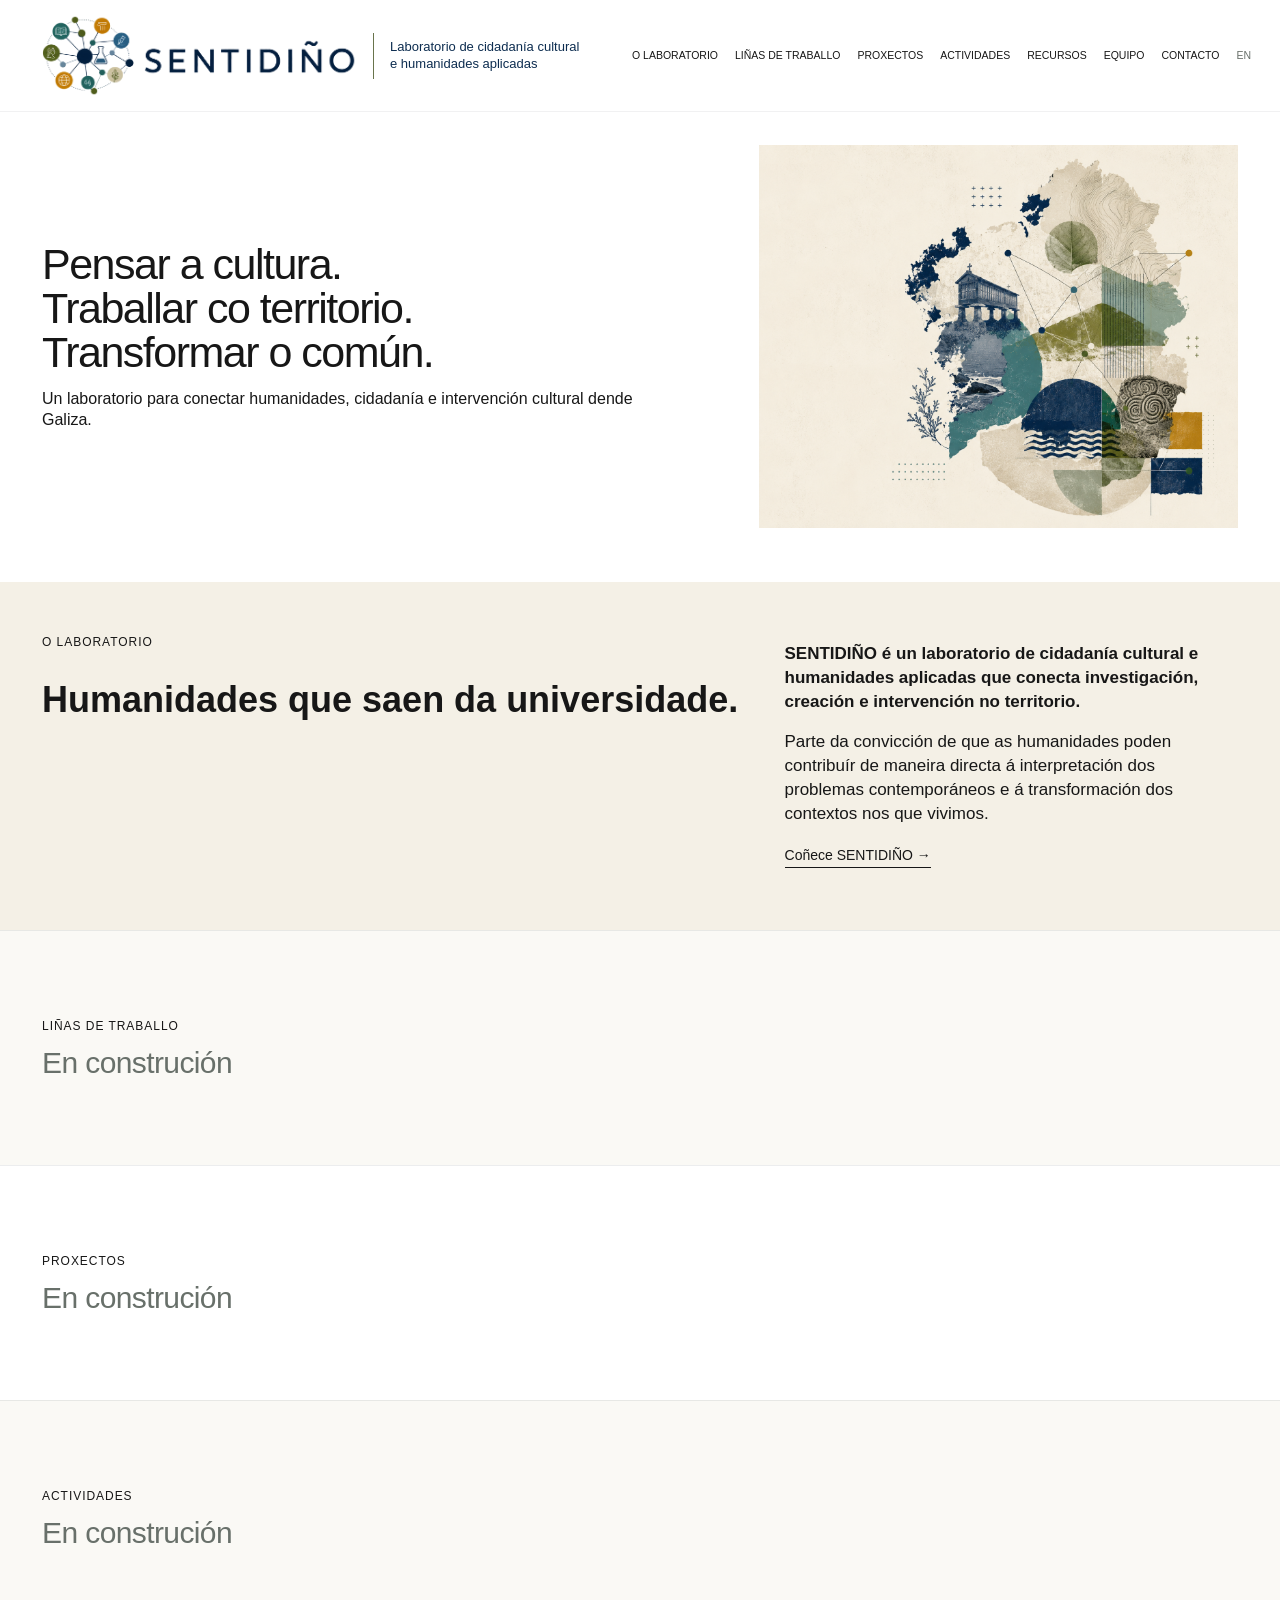
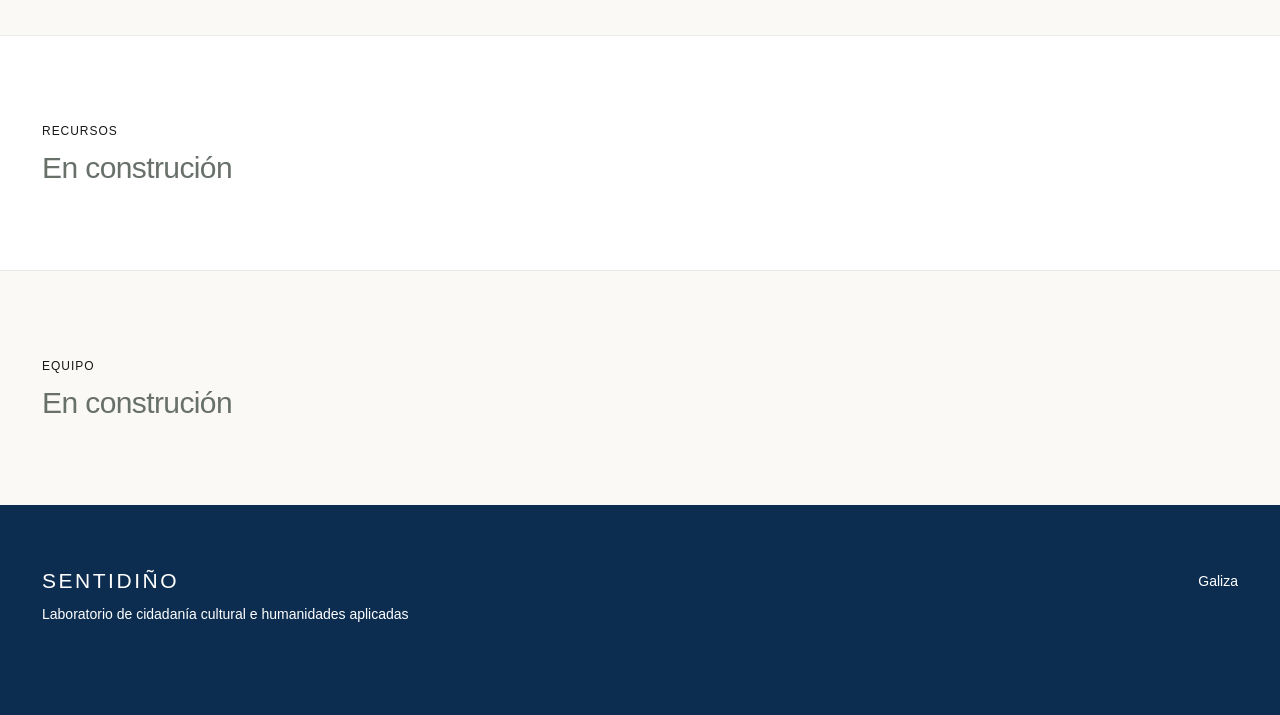
<file: index.html>
<!DOCTYPE html>
<html lang="gl">

<head>
  <meta charset="UTF-8">
  <meta name="viewport" content="width=device-width, initial-scale=1.0">

  <title>SENTIDIÑO | Laboratorio de cidadanía cultural e humanidades aplicadas</title>

  <meta
    name="description"
    content="SENTIDIÑO é un laboratorio de cidadanía cultural e humanidades aplicadas que conecta investigación, creación e intervención no territorio."
  >

  <link
    rel="canonical"
    href="https://sentidinholab.github.io/"
  >

  <link
    rel="alternate"
    hreflang="gl"
    href="https://sentidinholab.github.io/"
  >

  <link
    rel="alternate"
    hreflang="en"
    href="https://sentidinholab.github.io/en/"
  >

  <link
    rel="stylesheet"
    href="styles.css"
  >
</head>


<body>

  <!-- =====================================================
       HEADER
       ===================================================== -->

  <header class="site-header">

    <div class="header-inner">

      <a
        class="brand"
        href="./"
        aria-label="SENTIDIÑO — Inicio"
      >

        <img
          class="brand-logo"
          src="assets/images/Logo_SENTIDINO_marca_final.png"
          alt="SENTIDIÑO"
        >

        <span
          class="brand-divider"
          aria-hidden="true"
        ></span>

        <span class="brand-subtitle">
          Laboratorio de cidadanía cultural<br>
          e humanidades aplicadas
        </span>

      </a>


      <nav
        class="main-nav"
        aria-label="Navegación principal"
      >

        <a href="laboratorio/">
          O LABORATORIO
        </a>

        <a href="#linas">
          LIÑAS DE TRABALLO
        </a>

        <a href="#proxectos">
          PROXECTOS
        </a>

        <a href="#actividades">
          ACTIVIDADES
        </a>

        <a href="#recursos">
          RECURSOS
        </a>

        <a href="#equipo">
          EQUIPO
        </a>

        <a href="#contacto">
          CONTACTO
        </a>

        <a
          href="en/"
          class="language"
          aria-label="English version"
        >
          EN
        </a>

      </nav>

    </div>

  </header>


  <!-- =====================================================
       MAIN
       ===================================================== -->

  <main>


    <!-- ===================================================
         HERO
         =================================================== -->

    <section class="hero">

      <div class="hero-text">

        <h1>

          <span class="hero-line">
            Pensar a cultura.
          </span>

          <span class="hero-line">
            Traballar co territorio.
          </span>

          <span class="hero-line">
            Transformar o común.
          </span>

        </h1>

        <p>
          Un laboratorio para conectar humanidades, cidadanía e intervención
          cultural dende Galiza.
        </p>

      </div>


      <div class="hero-visual">

        <img
          class="hero-image"
          src="assets/images/hero-galicia.png"
          alt="Composición visual de Galiza vinculada á cultura, ao territorio e ao patrimonio"
        >

      </div>

    </section>


    <!-- ===================================================
         O LABORATORIO
         =================================================== -->

    <section
      class="laboratory-section"
      id="laboratorio"
    >

      <div class="section-heading">

        <p class="eyebrow">
          O LABORATORIO
        </p>

        <h2>
          Humanidades que saen da universidade.
        </h2>

      </div>


      <div class="section-content">

        <p>
          <strong>
            SENTIDIÑO é un laboratorio de cidadanía cultural e humanidades
            aplicadas que conecta investigación, creación e intervención
            no territorio.
          </strong>
        </p>

        <p>
          Parte da convicción de que as humanidades poden contribuír de maneira
          directa á interpretación dos problemas contemporáneos e á
          transformación dos contextos nos que vivimos.
        </p>

        <a
          class="text-link"
          href="laboratorio/"
        >
          Coñece SENTIDIÑO →
        </a>

      </div>

    </section>


    <!-- ===================================================
         LIÑAS DE TRABALLO
         =================================================== -->

    <section
      class="placeholder-section"
      id="linas"
    >

      <p class="eyebrow">
        LIÑAS DE TRABALLO
      </p>

      <h2 class="construction-title">
        En construción
      </h2>

    </section>


    <!-- ===================================================
         PROXECTOS
         =================================================== -->

    <section
      class="placeholder-section"
      id="proxectos"
    >

      <p class="eyebrow">
        PROXECTOS
      </p>

      <h2 class="construction-title">
        En construción
      </h2>

    </section>


    <!-- ===================================================
         ACTIVIDADES
         =================================================== -->

    <section
      class="placeholder-section"
      id="actividades"
    >

      <p class="eyebrow">
        ACTIVIDADES
      </p>

      <h2 class="construction-title">
        En construción
      </h2>

    </section>


    <!-- ===================================================
         RECURSOS
         =================================================== -->

    <section
      class="placeholder-section"
      id="recursos"
    >

      <p class="eyebrow">
        RECURSOS
      </p>

      <h2 class="construction-title">
        En construción
      </h2>

    </section>


    <!-- ===================================================
         EQUIPO
         =================================================== -->

    <section
      class="placeholder-section"
      id="equipo"
    >

      <p class="eyebrow">
        EQUIPO
      </p>

      <h2 class="construction-title">
        En construción
      </h2>

    </section>

  </main>


  <!-- =====================================================
       FOOTER / CONTACTO
       ===================================================== -->

  <footer
    class="site-footer"
    id="contacto"
  >

    <div>

      <strong>
        SENTIDIÑO
      </strong>

      <p>
        Laboratorio de cidadanía cultural e humanidades aplicadas
      </p>

    </div>


    <div>

      <p>
        Galiza
      </p>

    </div>

  </footer>

</body>

</html>
</file>
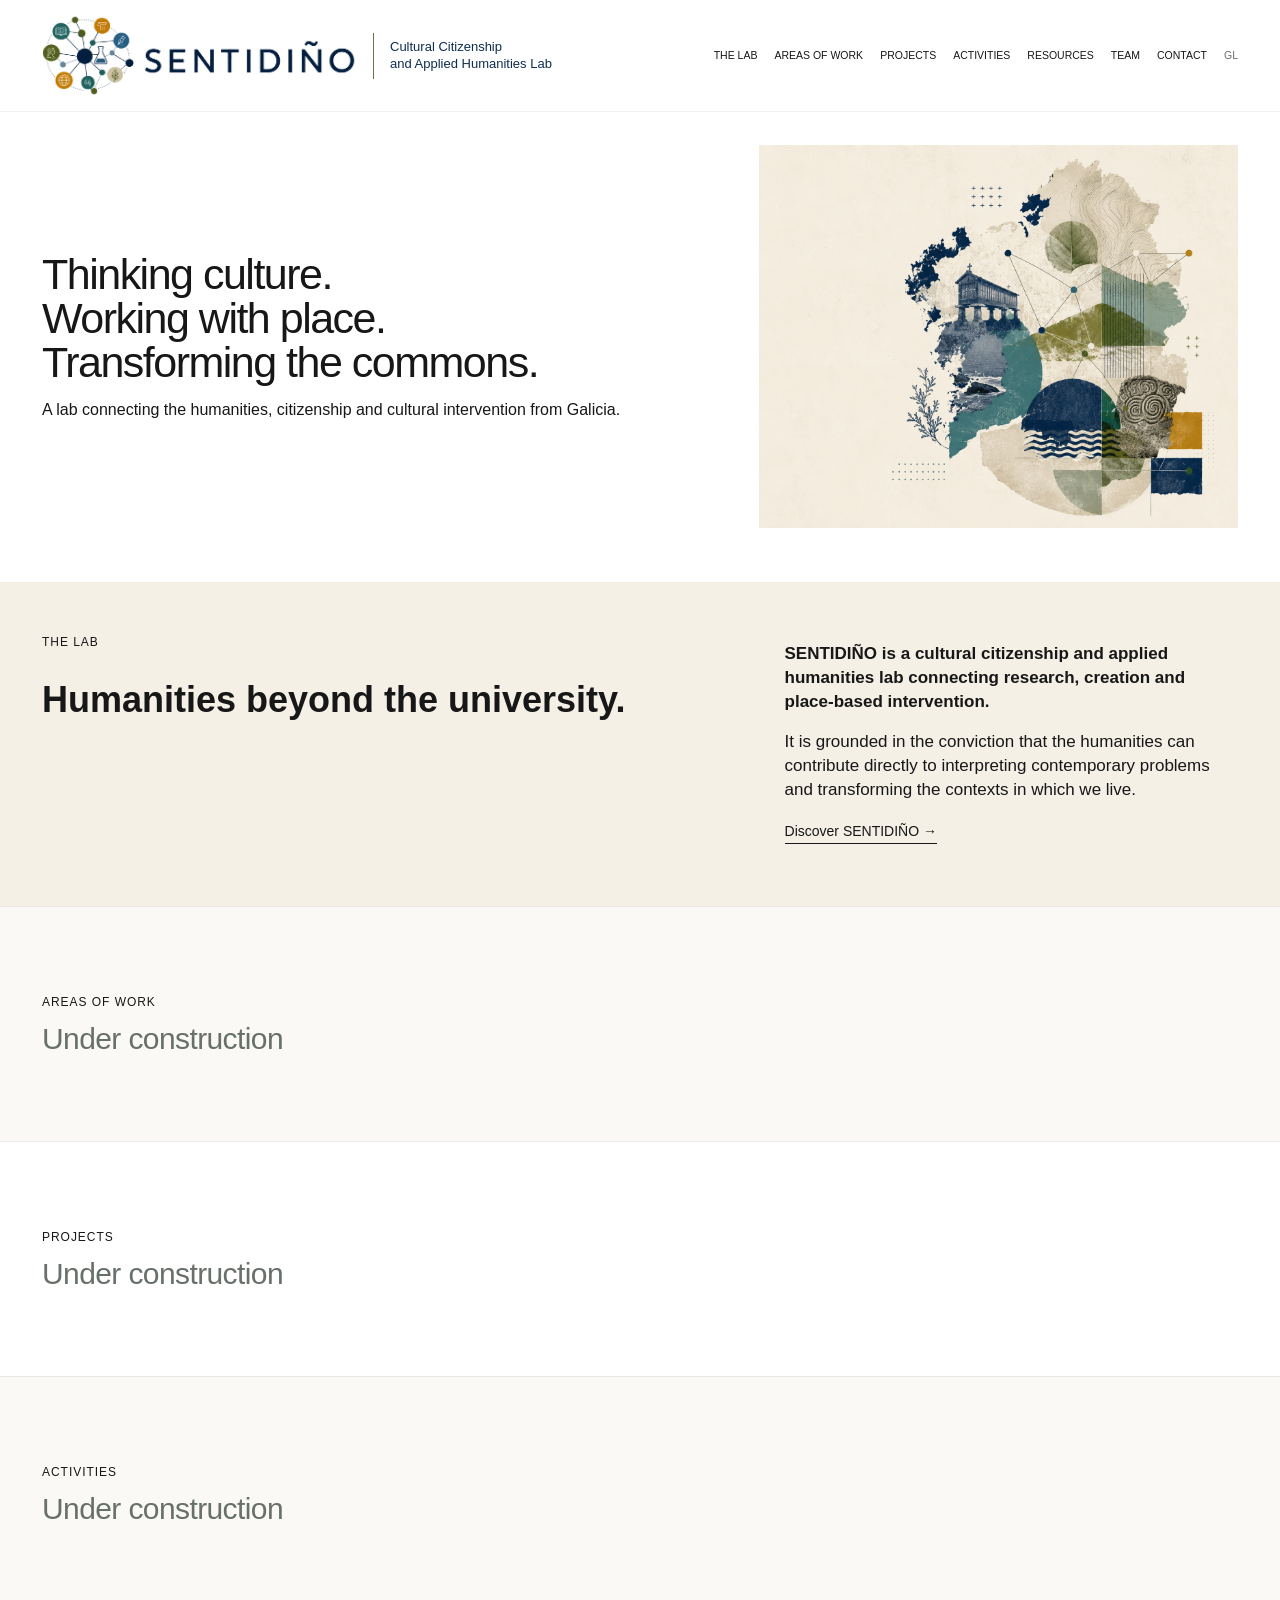
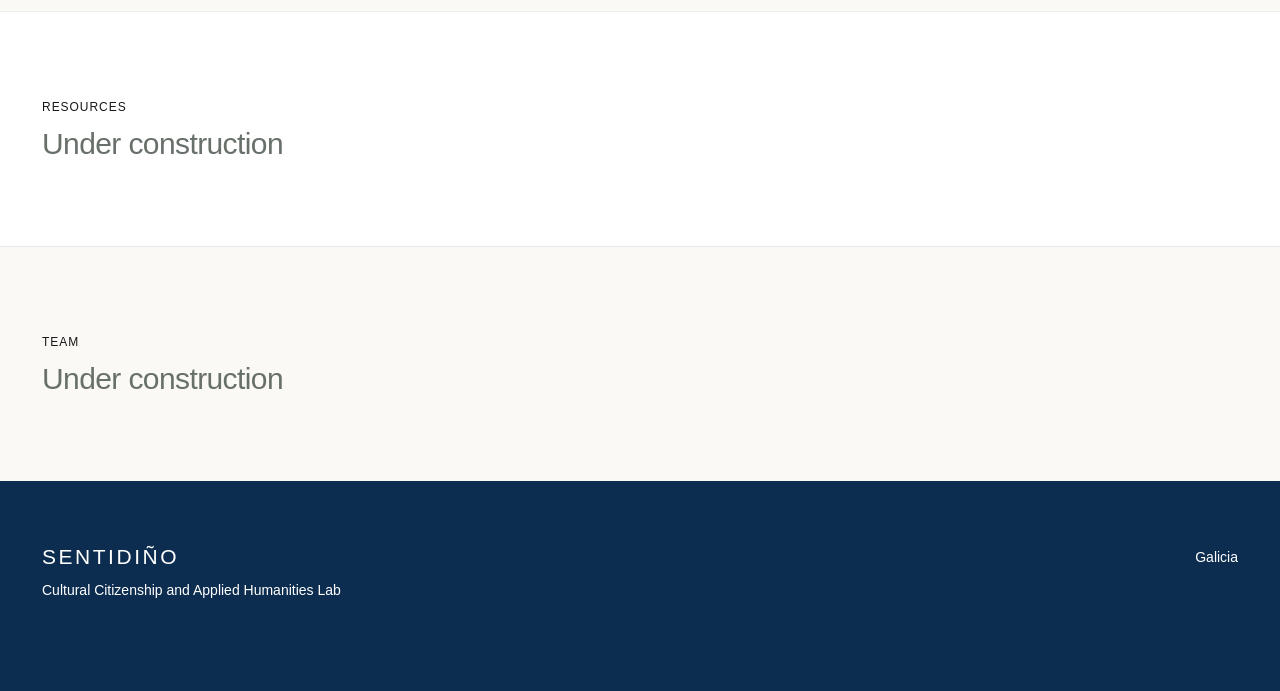
<file: en/index.html>
<!DOCTYPE html>
<html lang="en">

<head>
  <meta charset="UTF-8">
  <meta name="viewport" content="width=device-width, initial-scale=1.0">

  <title>SENTIDIÑO | Cultural Citizenship and Applied Humanities Lab</title>

  <meta
    name="description"
    content="SENTIDIÑO is a cultural citizenship and applied humanities lab connecting research, creation and place-based intervention."
  >

  <link
    rel="canonical"
    href="https://sentidinholab.github.io/en/"
  >

  <link
    rel="alternate"
    hreflang="gl"
    href="https://sentidinholab.github.io/"
  >

  <link
    rel="alternate"
    hreflang="en"
    href="https://sentidinholab.github.io/en/"
  >

  <link
    rel="stylesheet"
    href="../styles.css"
  >
</head>


<body>

  <!-- =====================================================
       HEADER
       ===================================================== -->

  <header class="site-header">

    <div class="header-inner">

      <a
        class="brand"
        href="./"
        aria-label="SENTIDIÑO — Home"
      >

        <img
          class="brand-logo"
          src="../assets/images/Logo_SENTIDINO_marca_final.png"
          alt="SENTIDIÑO"
        >

        <span
          class="brand-divider"
          aria-hidden="true"
        ></span>

        <span class="brand-subtitle">
          Cultural Citizenship<br>
          and Applied Humanities Lab
        </span>

      </a>


      <nav
        class="main-nav"
        aria-label="Main navigation"
      >

        <a href="lab/">
          THE LAB
        </a>

        <a href="#work">
          AREAS OF WORK
        </a>

        <a href="#projects">
          PROJECTS
        </a>

        <a href="#activities">
          ACTIVITIES
        </a>

        <a href="#resources">
          RESOURCES
        </a>

        <a href="#team">
          TEAM
        </a>

        <a href="#contact">
          CONTACT
        </a>

        <a
          href="../"
          class="language"
          aria-label="Galician version"
        >
          GL
        </a>

      </nav>

    </div>

  </header>


  <!-- =====================================================
       MAIN
       ===================================================== -->

  <main>


    <!-- ===================================================
         HERO
         =================================================== -->

    <section class="hero">

      <div class="hero-text">

        <h1>

          <span class="hero-line">
            Thinking culture.
          </span>

          <span class="hero-line">
            Working with place.
          </span>

          <span class="hero-line">
            Transforming the commons.
          </span>

        </h1>

        <p>
          A lab connecting the humanities, citizenship and cultural
          intervention from Galicia.
        </p>

      </div>


      <div class="hero-visual">

        <img
          class="hero-image"
          src="../assets/images/hero-galicia.png"
          alt="Visual composition of Galicia connecting culture, place and heritage"
        >

      </div>

    </section>


    <!-- ===================================================
         THE LAB
         =================================================== -->

    <section
      class="laboratory-section"
      id="laboratory"
    >

      <div class="section-heading">

        <p class="eyebrow">
          THE LAB
        </p>

        <h2>
          Humanities beyond the university.
        </h2>

      </div>


      <div class="section-content">

        <p>
          <strong>
            SENTIDIÑO is a cultural citizenship and applied humanities lab
            connecting research, creation and place-based intervention.
          </strong>
        </p>

        <p>
          It is grounded in the conviction that the humanities can contribute
          directly to interpreting contemporary problems and transforming the
          contexts in which we live.
        </p>

        <a
          class="text-link"
          href="lab/"
        >
          Discover SENTIDIÑO →
        </a>

      </div>

    </section>


    <!-- ===================================================
         AREAS OF WORK
         =================================================== -->

    <section
      class="placeholder-section"
      id="work"
    >

      <p class="eyebrow">
        AREAS OF WORK
      </p>

      <h2 class="construction-title">
        Under construction
      </h2>

    </section>


    <!-- ===================================================
         PROJECTS
         =================================================== -->

    <section
      class="placeholder-section"
      id="projects"
    >

      <p class="eyebrow">
        PROJECTS
      </p>

      <h2 class="construction-title">
        Under construction
      </h2>

    </section>


    <!-- ===================================================
         ACTIVITIES
         =================================================== -->

    <section
      class="placeholder-section"
      id="activities"
    >

      <p class="eyebrow">
        ACTIVITIES
      </p>

      <h2 class="construction-title">
        Under construction
      </h2>

    </section>


    <!-- ===================================================
         RESOURCES
         =================================================== -->

    <section
      class="placeholder-section"
      id="resources"
    >

      <p class="eyebrow">
        RESOURCES
      </p>

      <h2 class="construction-title">
        Under construction
      </h2>

    </section>


    <!-- ===================================================
         TEAM
         =================================================== -->

    <section
      class="placeholder-section"
      id="team"
    >

      <p class="eyebrow">
        TEAM
      </p>

      <h2 class="construction-title">
        Under construction
      </h2>

    </section>

  </main>


  <!-- =====================================================
       FOOTER / CONTACT
       ===================================================== -->

  <footer
    class="site-footer"
    id="contact"
  >

    <div>

      <strong>
        SENTIDIÑO
      </strong>

      <p>
        Cultural Citizenship and Applied Humanities Lab
      </p>

    </div>


    <div>

      <p>
        Galicia
      </p>

    </div>

  </footer>

</body>

</html>
</file>
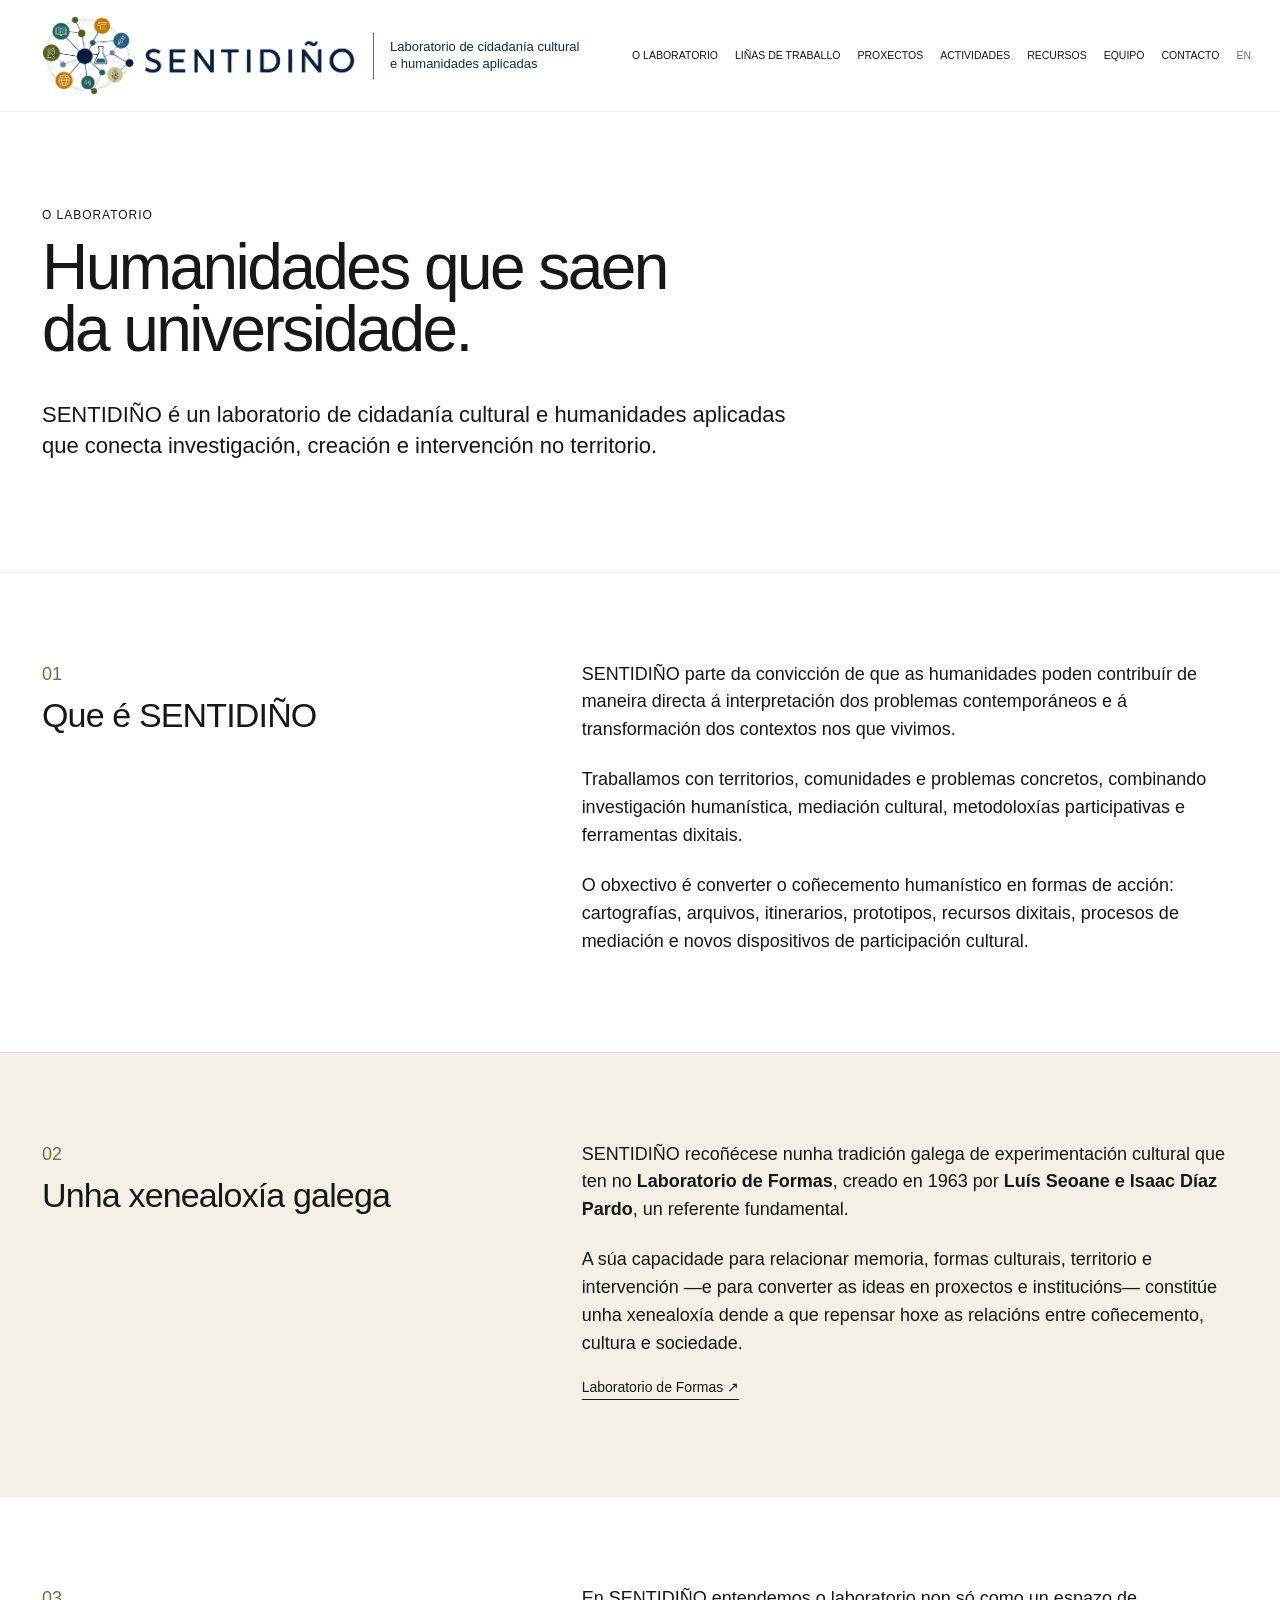
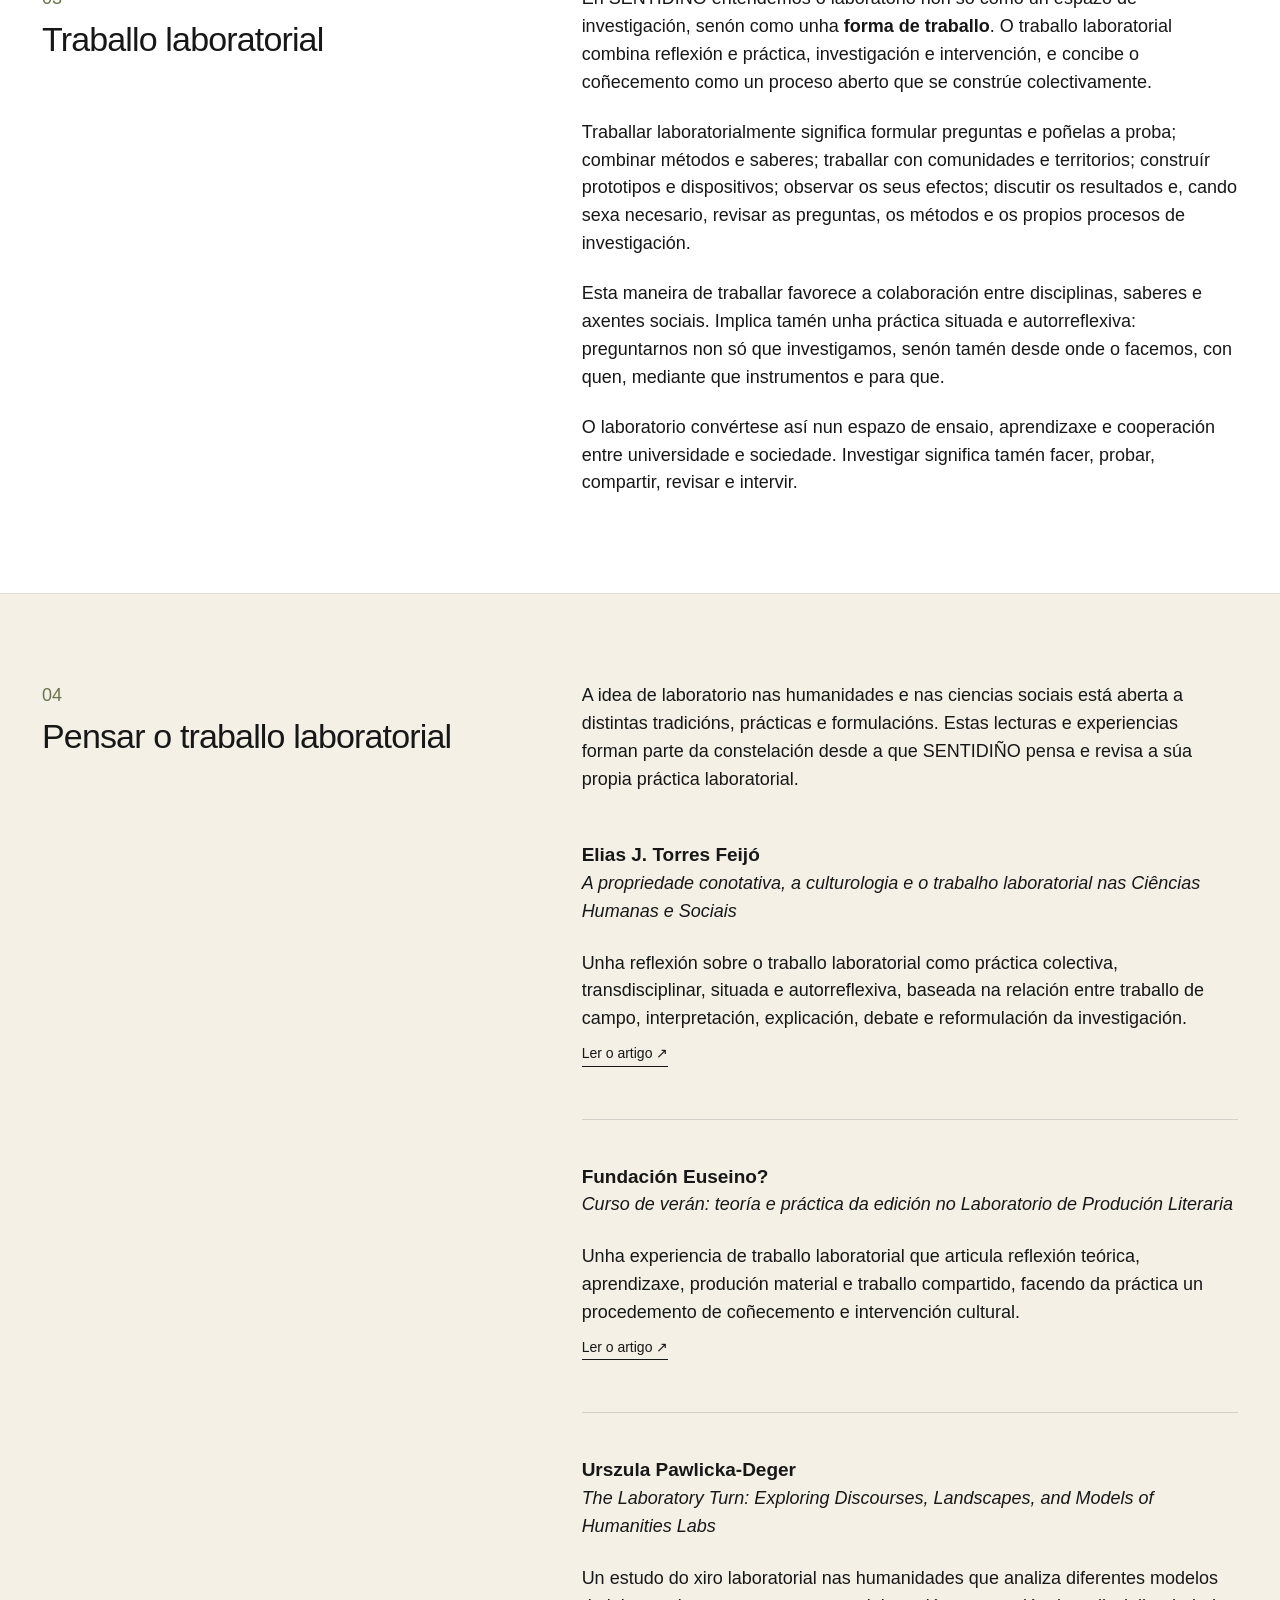
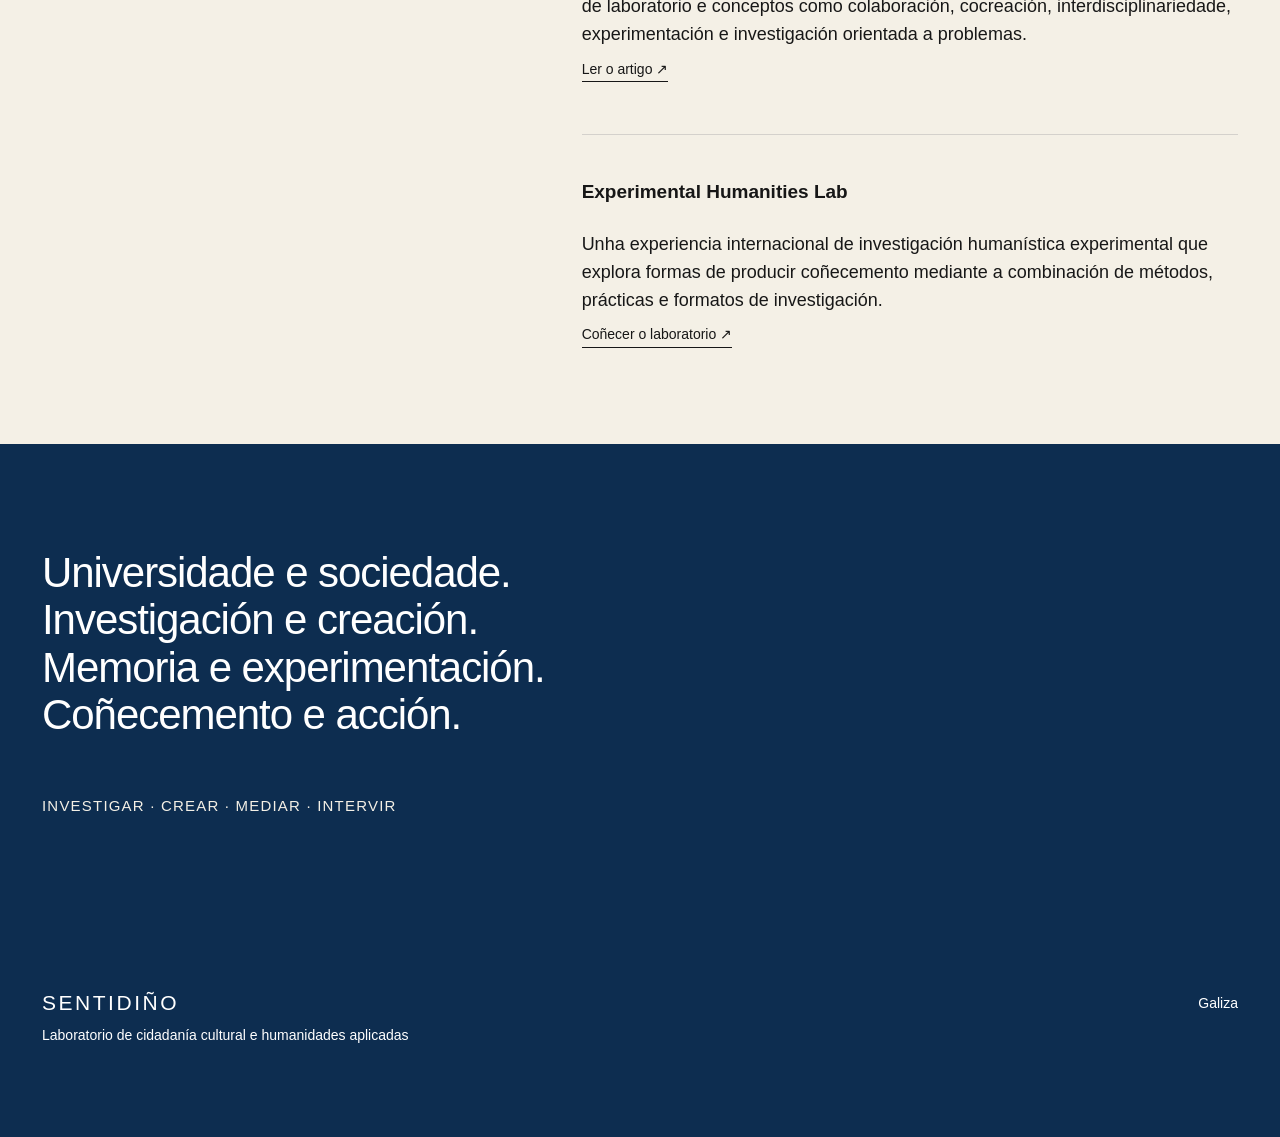
<file: laboratorio/index.html>
<!DOCTYPE html>
<html lang="gl">

<head>
  <meta charset="UTF-8">
  <meta name="viewport" content="width=device-width, initial-scale=1.0">

  <title>O Laboratorio | SENTIDIÑO</title>

  <meta
    name="description"
    content="Coñece SENTIDIÑO, Laboratorio de cidadanía cultural e humanidades aplicadas."
  >

  <link rel="canonical" href="https://sentidinholab.github.io/laboratorio/">

  <link
    rel="alternate"
    hreflang="gl"
    href="https://sentidinholab.github.io/laboratorio/"
  >

  <link
    rel="alternate"
    hreflang="en"
    href="https://sentidinholab.github.io/en/lab/"
  >

  <link rel="stylesheet" href="../styles.css">
</head>

<body>

  <header class="site-header">

    <div class="header-inner">

      <a
        class="brand"
        href="../"
        aria-label="SENTIDIÑO — Inicio"
      >

        <img
          class="brand-logo"
          src="../assets/images/Logo_SENTIDINO_marca_final.png"
          alt="SENTIDIÑO"
        >

        <span
          class="brand-divider"
          aria-hidden="true"
        ></span>

        <span class="brand-subtitle">
          Laboratorio de cidadanía cultural<br>
          e humanidades aplicadas
        </span>

      </a>

      <nav
        class="main-nav"
        aria-label="Navegación principal"
      >

        <a href="../#laboratorio">O LABORATORIO</a>
        <a href="../#linas">LIÑAS DE TRABALLO</a>
        <a href="../#proxectos">PROXECTOS</a>
        <a href="../#actividades">ACTIVIDADES</a>
        <a href="../#recursos">RECURSOS</a>
        <a href="../#equipo">EQUIPO</a>
        <a href="../#contacto">CONTACTO</a>

        <a
          href="../en/lab/"
          class="language"
          aria-label="English version"
        >
          EN
        </a>

      </nav>

    </div>

  </header>


  <main class="lab-page">

    <section class="lab-page-intro">

      <p class="eyebrow">
        O LABORATORIO
      </p>

      <h1>
        Humanidades que saen<br>
        da universidade.
      </h1>

      <p class="lab-lead">
        SENTIDIÑO é un laboratorio de cidadanía cultural e humanidades
        aplicadas que conecta investigación, creación e intervención
        no territorio.
      </p>

    </section>


    <section class="lab-text-section">

      <div class="lab-text-label">

        <span>
          01
        </span>

        <h2>
          Que é SENTIDIÑO
        </h2>

      </div>

      <div class="lab-text-content">

        <p>
          SENTIDIÑO parte da convicción de que as humanidades poden contribuír
          de maneira directa á interpretación dos problemas contemporáneos e
          á transformación dos contextos nos que vivimos.
        </p>

        <p>
          Traballamos con territorios, comunidades e problemas concretos,
          combinando investigación humanística, mediación cultural,
          metodoloxías participativas e ferramentas dixitais.
        </p>

        <p>
          O obxectivo é converter o coñecemento humanístico en formas de acción:
          cartografías, arquivos, itinerarios, prototipos, recursos dixitais,
          procesos de mediación e novos dispositivos de participación cultural.
        </p>

      </div>

    </section>


    <section class="lab-text-section lab-text-tinted">

      <div class="lab-text-label">

        <span>
          02
        </span>

        <h2>
          Unha xenealoxía galega
        </h2>

      </div>

      <div class="lab-text-content">

        <p>
          SENTIDIÑO recoñécese nunha tradición galega de experimentación
          cultural que ten no <strong>Laboratorio de Formas</strong>,
          creado en 1963 por <strong>Luís Seoane e Isaac Díaz Pardo</strong>,
          un referente fundamental.
        </p>

        <p>
          A súa capacidade para relacionar memoria, formas culturais,
          territorio e intervención —e para converter as ideas en proxectos
          e institucións— constitúe unha xenealoxía dende a que repensar
          hoxe as relacións entre coñecemento, cultura e sociedade.
        </p>

        <a
          class="text-link"
          href="https://www.isaacdiazpardo.gal/gl/laboratorio-de-formas"
          target="_blank"
          rel="noopener noreferrer"
        >
          Laboratorio de Formas ↗
        </a>

      </div>

    </section>


    <section class="lab-text-section">

      <div class="lab-text-label">

        <span>
          03
        </span>

        <h2>
          Traballo laboratorial
        </h2>

      </div>

      <div class="lab-text-content">

        <p>
          En SENTIDIÑO entendemos o laboratorio non só como un espazo
          de investigación, senón como unha <strong>forma de traballo</strong>.
          O traballo laboratorial combina reflexión e práctica, investigación
          e intervención, e concibe o coñecemento como un proceso aberto
          que se constrúe colectivamente.
        </p>

        <p>
          Traballar laboratorialmente significa formular preguntas e poñelas
          a proba; combinar métodos e saberes; traballar con comunidades
          e territorios; construír prototipos e dispositivos; observar os seus
          efectos; discutir os resultados e, cando sexa necesario, revisar
          as preguntas, os métodos e os propios procesos de investigación.
        </p>

        <p>
          Esta maneira de traballar favorece a colaboración entre disciplinas,
          saberes e axentes sociais. Implica tamén unha práctica situada e
          autorreflexiva: preguntarnos non só que investigamos, senón tamén
          desde onde o facemos, con quen, mediante que instrumentos e para que.
        </p>

        <p>
          O laboratorio convértese así nun espazo de ensaio, aprendizaxe
          e cooperación entre universidade e sociedade. Investigar significa
          tamén facer, probar, compartir, revisar e intervir.
        </p>

      </div>

    </section>


    <section class="lab-text-section lab-text-tinted">

      <div class="lab-text-label">

        <span>
          04
        </span>

        <h2>
          Pensar o traballo laboratorial
        </h2>

      </div>

      <div class="lab-text-content">

        <p class="lab-readings-intro">
          A idea de laboratorio nas humanidades e nas ciencias sociais
          está aberta a distintas tradicións, prácticas e formulacións.
          Estas lecturas e experiencias forman parte da constelación
          desde a que SENTIDIÑO pensa e revisa a súa propia práctica
          laboratorial.
        </p>


        <div class="lab-reading">

          <p class="lab-reading-heading">
            <strong>Elias J. Torres Feijó</strong><br>
            <em>
              A propriedade conotativa, a culturologia e o trabalho
              laboratorial nas Ciências Humanas e Sociais
            </em>
          </p>

          <p>
            Unha reflexión sobre o traballo laboratorial como práctica colectiva,
            transdisciplinar, situada e autorreflexiva, baseada na relación entre
            traballo de campo, interpretación, explicación, debate e reformulación
            da investigación.
          </p>

          <a
            class="text-link"
            href="https://claracorbelhe.gal/artigos_revista/a-propriedade-conotativa-a-culturologia-e-o-trabalho-laboratorial-nas-ciencias-humanas-e-sociais/"
            target="_blank"
            rel="noopener noreferrer"
          >
            Ler o artigo ↗
          </a>

        </div>


        <div class="lab-reading">

          <p class="lab-reading-heading">
            <strong>Fundación Euseino?</strong><br>
            <em>
              Curso de verán: teoría e práctica da edición no Laboratorio
              de Produción Literaria
            </em>
          </p>

          <p>
            Unha experiencia de traballo laboratorial que articula reflexión
            teórica, aprendizaxe, produción material e traballo compartido,
            facendo da práctica un procedemento de coñecemento e intervención
            cultural.
          </p>

          <a
            class="text-link"
            href="https://euseino.org/2026/09/10/curso-de-veran/"
            target="_blank"
            rel="noopener noreferrer"
          >
            Ler o artigo ↗
          </a>

        </div>


        <div class="lab-reading">

          <p class="lab-reading-heading">
            <strong>Urszula Pawlicka-Deger</strong><br>
            <em>
              The Laboratory Turn: Exploring Discourses, Landscapes,
              and Models of Humanities Labs
            </em>
          </p>

          <p>
            Un estudo do xiro laboratorial nas humanidades que analiza
            diferentes modelos de laboratorio e conceptos como colaboración,
            cocreación, interdisciplinariedade, experimentación e investigación
            orientada a problemas.
          </p>

          <a
            class="text-link"
            href="https://www.digitalhumanities.org/dhq/vol/14/3/000466/000466.html"
            target="_blank"
            rel="noopener noreferrer"
          >
            Ler o artigo ↗
          </a>

        </div>


        <div class="lab-reading">

          <p class="lab-reading-heading">
            <strong>Experimental Humanities Lab</strong>
          </p>

          <p>
            Unha experiencia internacional de investigación humanística
            experimental que explora formas de producir coñecemento mediante
            a combinación de métodos, prácticas e formatos de investigación.
          </p>

          <a
            class="text-link"
            href="https://experimentalhumanities.com/"
            target="_blank"
            rel="noopener noreferrer"
          >
            Coñecer o laboratorio ↗
          </a>

        </div>

      </div>

    </section>


    <section class="lab-manifesto">

      <p>
        Universidade e sociedade.<br>
        Investigación e creación.<br>
        Memoria e experimentación.<br>
        Coñecemento e acción.
      </p>

      <strong>
        Investigar · Crear · Mediar · Intervir
      </strong>

    </section>

  </main>


  <footer class="site-footer">

    <div>

      <strong>
        SENTIDIÑO
      </strong>

      <p>
        Laboratorio de cidadanía cultural e humanidades aplicadas
      </p>

    </div>

    <div>

      <p>
        Galiza
      </p>

    </div>

  </footer>

</body>

</html>
</file>
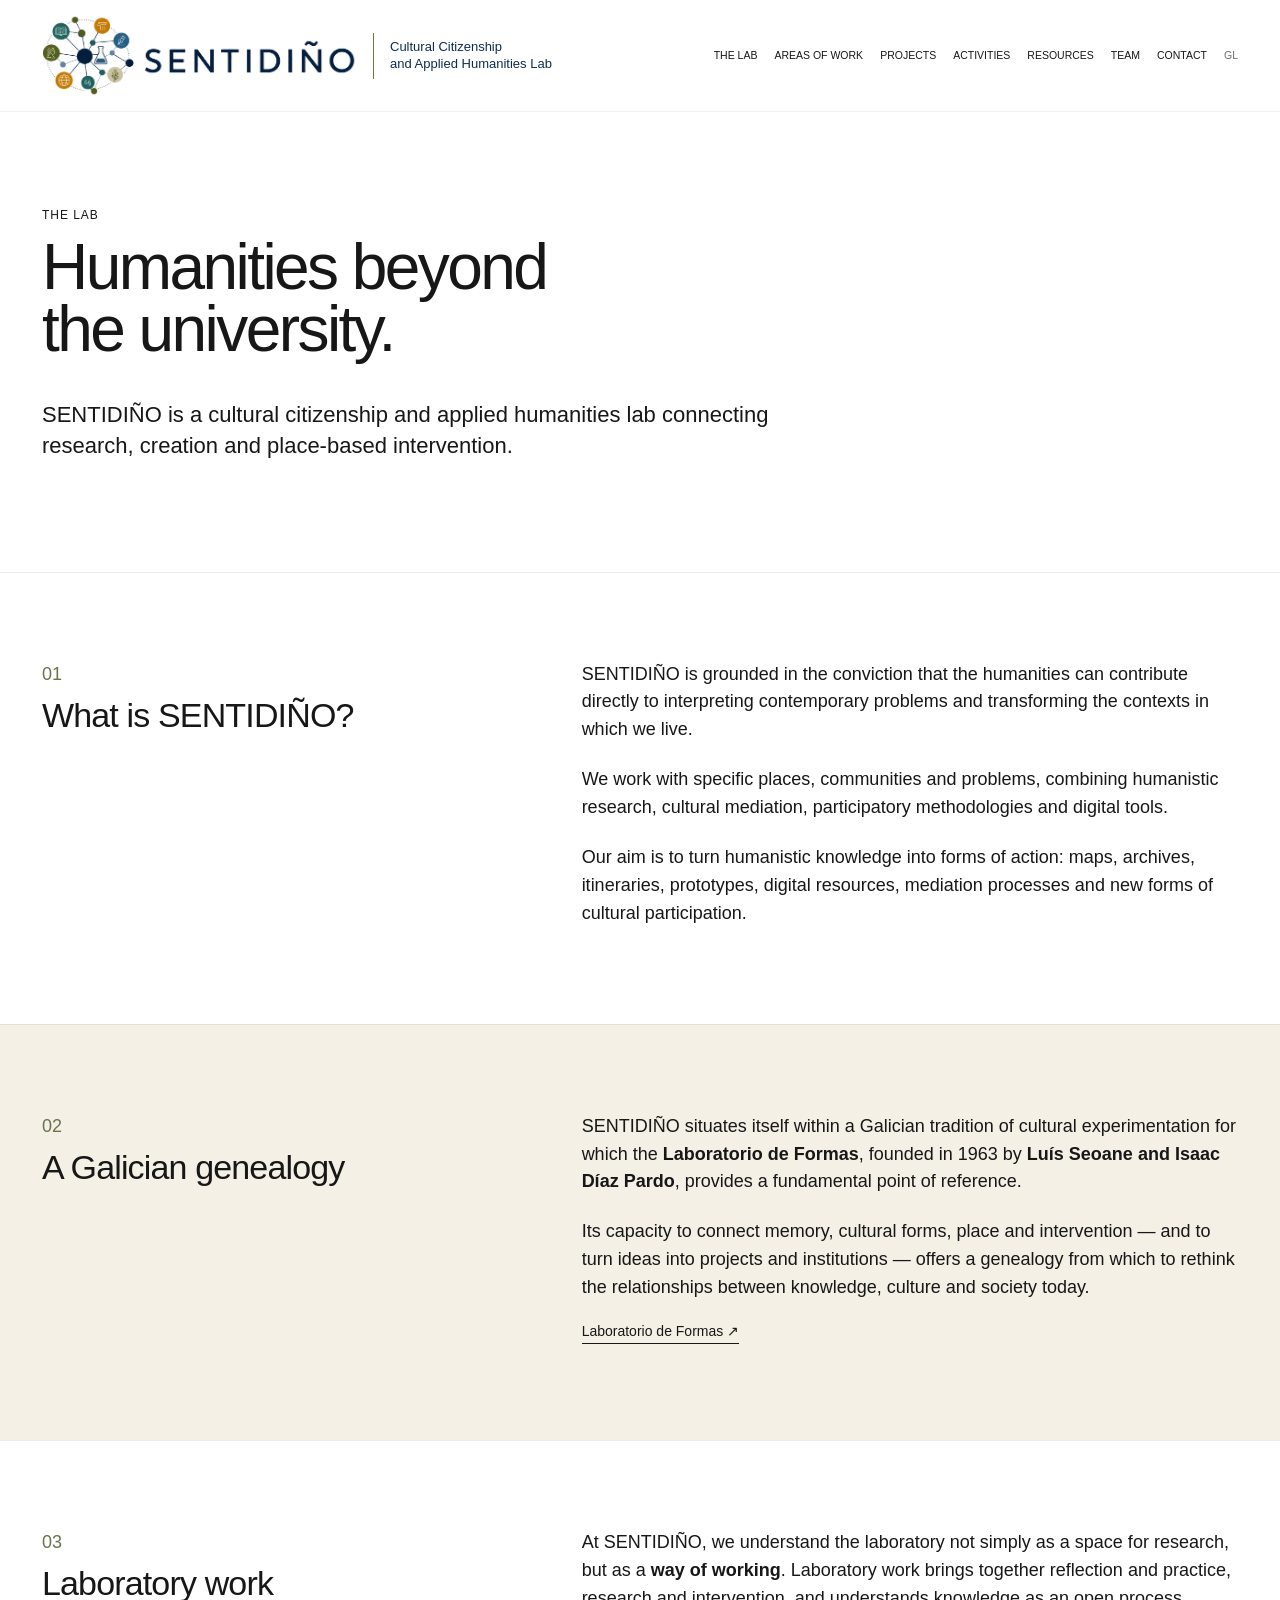
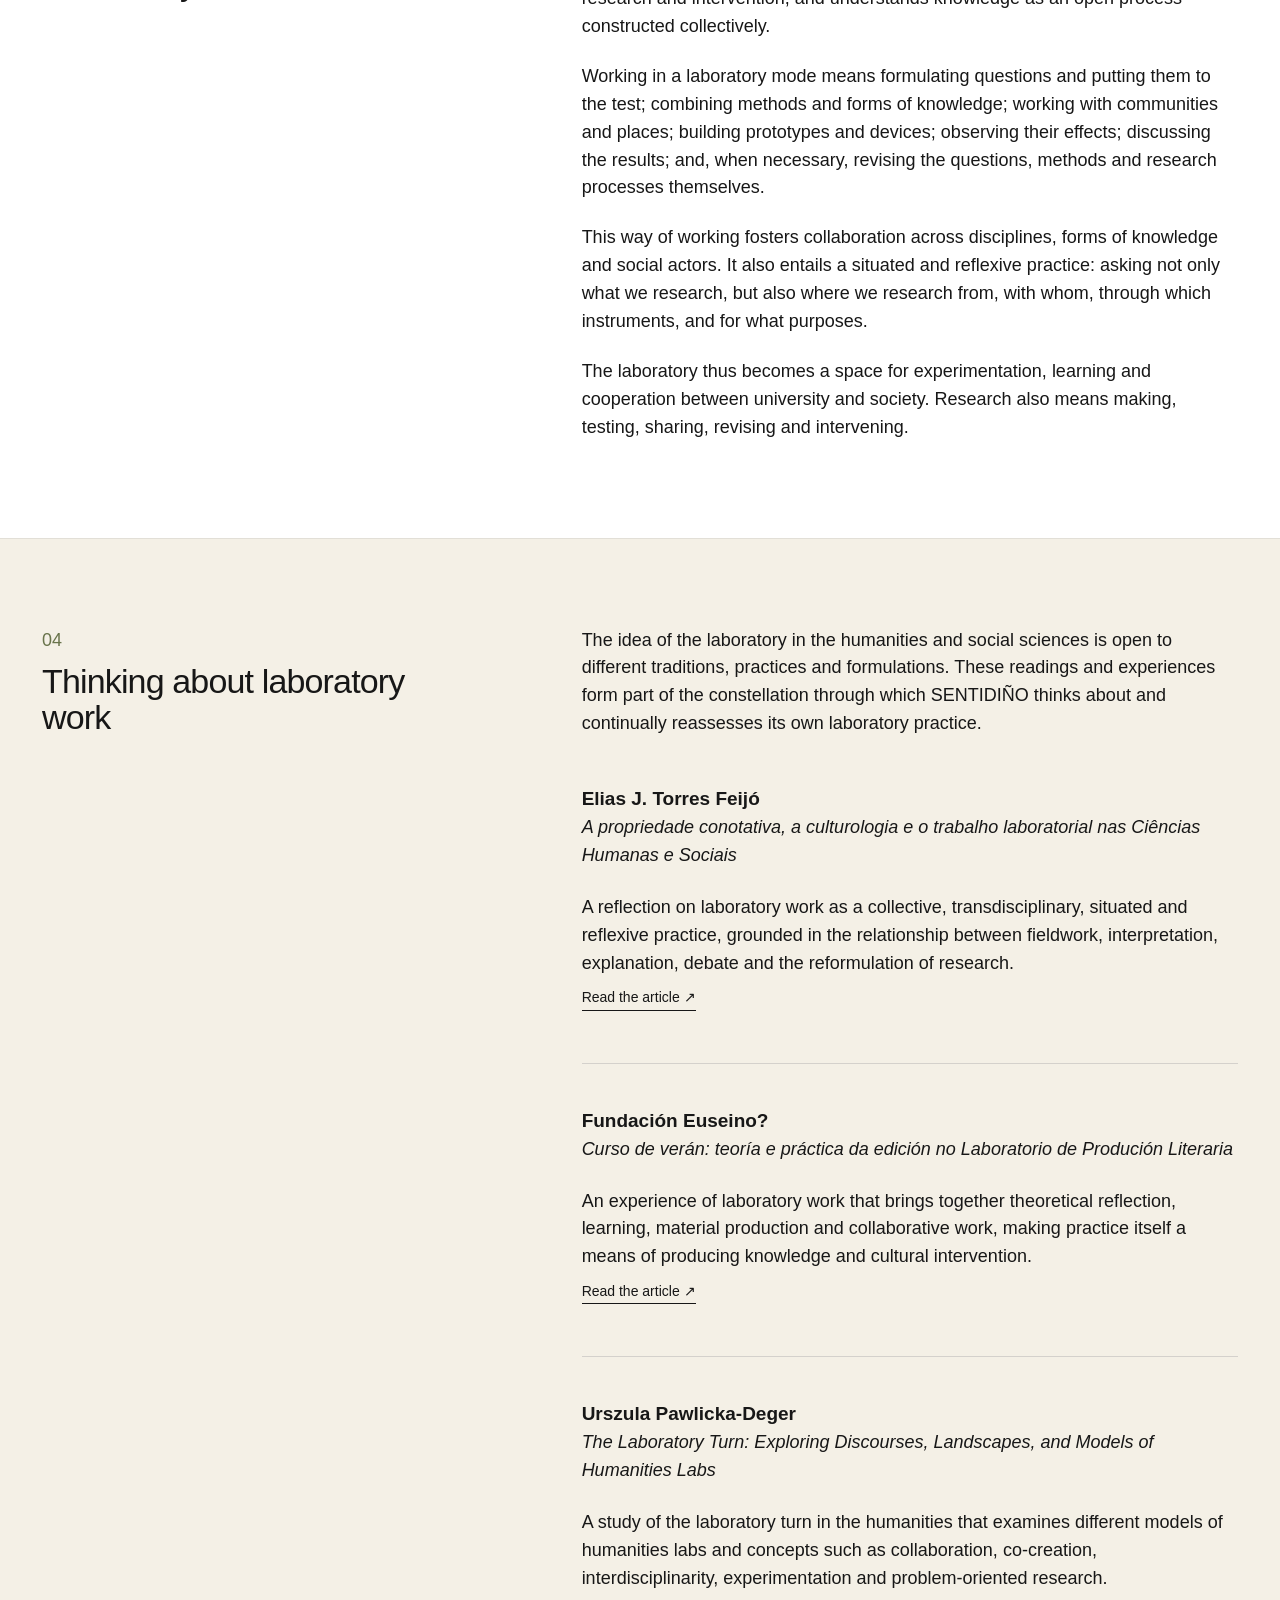
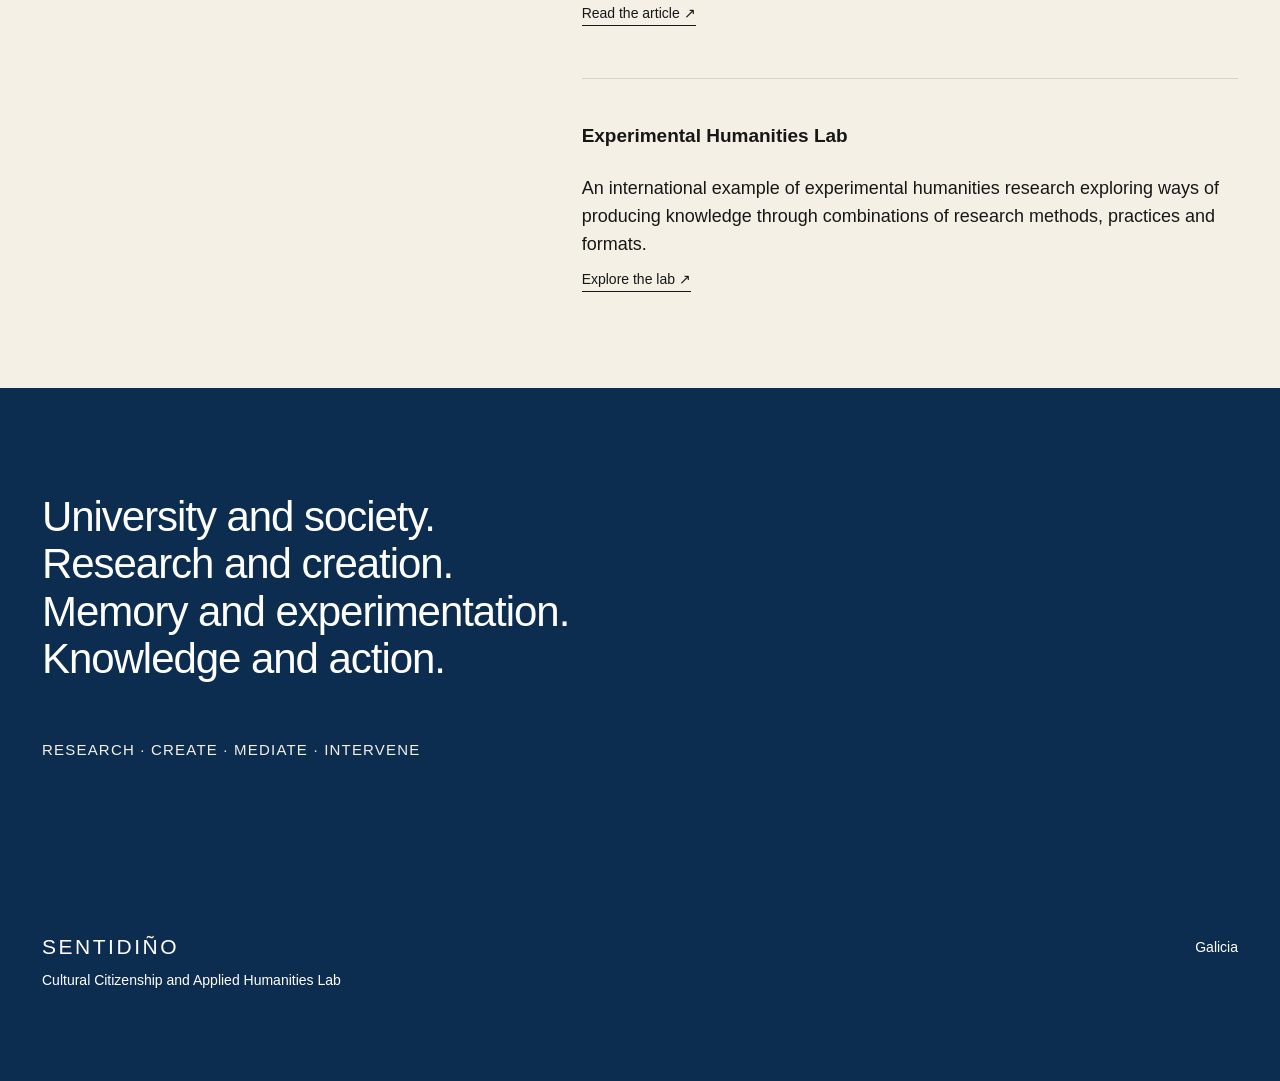
<file: en/lab/index.html>
<!DOCTYPE html>
<html lang="en">

<head>
  <meta charset="UTF-8">
  <meta name="viewport" content="width=device-width, initial-scale=1.0">

  <title>The Lab | SENTIDIÑO</title>

  <meta
    name="description"
    content="Discover SENTIDIÑO, Cultural Citizenship and Applied Humanities Lab."
  >

  <link
    rel="canonical"
    href="https://sentidinholab.github.io/en/lab/"
  >

  <link
    rel="alternate"
    hreflang="gl"
    href="https://sentidinholab.github.io/laboratorio/"
  >

  <link
    rel="alternate"
    hreflang="en"
    href="https://sentidinholab.github.io/en/lab/"
  >

  <link
    rel="stylesheet"
    href="../../styles.css"
  >
</head>


<body>

  <!-- =====================================================
       HEADER
       ===================================================== -->

  <header class="site-header">

    <div class="header-inner">

      <a
        class="brand"
        href="../../en/"
        aria-label="SENTIDIÑO — Home"
      >

        <img
          class="brand-logo"
          src="../../assets/images/Logo_SENTIDINO_marca_final.png"
          alt="SENTIDIÑO"
        >

        <span
          class="brand-divider"
          aria-hidden="true"
        ></span>

        <span class="brand-subtitle">
          Cultural Citizenship<br>
          and Applied Humanities Lab
        </span>

      </a>


      <nav
        class="main-nav"
        aria-label="Main navigation"
      >

        <a href="../../en/#laboratory">
          THE LAB
        </a>

        <a href="../../en/#work">
          AREAS OF WORK
        </a>

        <a href="../../en/#projects">
          PROJECTS
        </a>

        <a href="../../en/#activities">
          ACTIVITIES
        </a>

        <a href="../../en/#resources">
          RESOURCES
        </a>

        <a href="../../en/#team">
          TEAM
        </a>

        <a href="../../en/#contact">
          CONTACT
        </a>

        <a
          href="../../laboratorio/"
          class="language"
          aria-label="Galician version"
        >
          GL
        </a>

      </nav>

    </div>

  </header>


  <!-- =====================================================
       MAIN CONTENT
       ===================================================== -->

  <main class="lab-page">


    <!-- ===================================================
         INTRODUCTION
         =================================================== -->

    <section class="lab-page-intro">

      <p class="eyebrow">
        THE LAB
      </p>

      <h1>
        Humanities beyond<br>
        the university.
      </h1>

      <p class="lab-lead">
        SENTIDIÑO is a cultural citizenship and applied humanities lab
        connecting research, creation and place-based intervention.
      </p>

    </section>


    <!-- ===================================================
         01 — WHAT IS SENTIDIÑO?
         =================================================== -->

    <section class="lab-text-section">

      <div class="lab-text-label">

        <span>
          01
        </span>

        <h2>
          What is SENTIDIÑO?
        </h2>

      </div>


      <div class="lab-text-content">

        <p>
          SENTIDIÑO is grounded in the conviction that the humanities can
          contribute directly to interpreting contemporary problems and
          transforming the contexts in which we live.
        </p>

        <p>
          We work with specific places, communities and problems, combining
          humanistic research, cultural mediation, participatory methodologies
          and digital tools.
        </p>

        <p>
          Our aim is to turn humanistic knowledge into forms of action:
          maps, archives, itineraries, prototypes, digital resources,
          mediation processes and new forms of cultural participation.
        </p>

      </div>

    </section>


    <!-- ===================================================
         02 — A GALICIAN GENEALOGY
         =================================================== -->

    <section class="lab-text-section lab-text-tinted">

      <div class="lab-text-label">

        <span>
          02
        </span>

        <h2>
          A Galician genealogy
        </h2>

      </div>


      <div class="lab-text-content">

        <p>
          SENTIDIÑO situates itself within a Galician tradition of cultural
          experimentation for which the <strong>Laboratorio de Formas</strong>,
          founded in 1963 by <strong>Luís Seoane and Isaac Díaz Pardo</strong>,
          provides a fundamental point of reference.
        </p>

        <p>
          Its capacity to connect memory, cultural forms, place and
          intervention — and to turn ideas into projects and institutions —
          offers a genealogy from which to rethink the relationships between
          knowledge, culture and society today.
        </p>

        <a
          class="text-link"
          href="https://www.isaacdiazpardo.gal/gl/laboratorio-de-formas"
          target="_blank"
          rel="noopener noreferrer"
        >
          Laboratorio de Formas ↗
        </a>

      </div>

    </section>


    <!-- ===================================================
         03 — LABORATORY WORK
         =================================================== -->

    <section class="lab-text-section">

      <div class="lab-text-label">

        <span>
          03
        </span>

        <h2>
          Laboratory work
        </h2>

      </div>


      <div class="lab-text-content">

        <p>
          At SENTIDIÑO, we understand the laboratory not simply as a space
          for research, but as a <strong>way of working</strong>.
          Laboratory work brings together reflection and practice, research
          and intervention, and understands knowledge as an open process
          constructed collectively.
        </p>

        <p>
          Working in a laboratory mode means formulating questions and putting
          them to the test; combining methods and forms of knowledge; working
          with communities and places; building prototypes and devices;
          observing their effects; discussing the results; and, when necessary,
          revising the questions, methods and research processes themselves.
        </p>

        <p>
          This way of working fosters collaboration across disciplines,
          forms of knowledge and social actors. It also entails a situated
          and reflexive practice: asking not only what we research, but also
          where we research from, with whom, through which instruments,
          and for what purposes.
        </p>

        <p>
          The laboratory thus becomes a space for experimentation, learning
          and cooperation between university and society. Research also means
          making, testing, sharing, revising and intervening.
        </p>

      </div>

    </section>


    <!-- ===================================================
         04 — THINKING ABOUT LABORATORY WORK
         =================================================== -->

    <section class="lab-text-section lab-text-tinted">

      <div class="lab-text-label">

        <span>
          04
        </span>

        <h2>
          Thinking about laboratory work
        </h2>

      </div>


      <div class="lab-text-content">

        <p class="lab-readings-intro">
          The idea of the laboratory in the humanities and social sciences
          is open to different traditions, practices and formulations.
          These readings and experiences form part of the constellation
          through which SENTIDIÑO thinks about and continually reassesses
          its own laboratory practice.
        </p>


        <div class="lab-reading">

          <p class="lab-reading-heading">
            <strong>Elias J. Torres Feijó</strong><br>
            <em>
              A propriedade conotativa, a culturologia e o trabalho
              laboratorial nas Ciências Humanas e Sociais
            </em>
          </p>

          <p>
            A reflection on laboratory work as a collective,
            transdisciplinary, situated and reflexive practice, grounded
            in the relationship between fieldwork, interpretation,
            explanation, debate and the reformulation of research.
          </p>

          <a
            class="text-link"
            href="https://claracorbelhe.gal/artigos_revista/a-propriedade-conotativa-a-culturologia-e-o-trabalho-laboratorial-nas-ciencias-humanas-e-sociais/"
            target="_blank"
            rel="noopener noreferrer"
          >
            Read the article ↗
          </a>

        </div>


        <div class="lab-reading">

          <p class="lab-reading-heading">
            <strong>Fundación Euseino?</strong><br>
            <em>
              Curso de verán: teoría e práctica da edición no Laboratorio
              de Produción Literaria
            </em>
          </p>

          <p>
            An experience of laboratory work that brings together theoretical
            reflection, learning, material production and collaborative work,
            making practice itself a means of producing knowledge and
            cultural intervention.
          </p>

          <a
            class="text-link"
            href="https://euseino.org/2026/09/10/curso-de-veran/"
            target="_blank"
            rel="noopener noreferrer"
          >
            Read the article ↗
          </a>

        </div>


        <div class="lab-reading">

          <p class="lab-reading-heading">
            <strong>Urszula Pawlicka-Deger</strong><br>
            <em>
              The Laboratory Turn: Exploring Discourses, Landscapes,
              and Models of Humanities Labs
            </em>
          </p>

          <p>
            A study of the laboratory turn in the humanities that examines
            different models of humanities labs and concepts such as
            collaboration, co-creation, interdisciplinarity, experimentation
            and problem-oriented research.
          </p>

          <a
            class="text-link"
            href="https://www.digitalhumanities.org/dhq/vol/14/3/000466/000466.html"
            target="_blank"
            rel="noopener noreferrer"
          >
            Read the article ↗
          </a>

        </div>


        <div class="lab-reading">

          <p class="lab-reading-heading">
            <strong>Experimental Humanities Lab</strong>
          </p>

          <p>
            An international example of experimental humanities research
            exploring ways of producing knowledge through combinations
            of research methods, practices and formats.
          </p>

          <a
            class="text-link"
            href="https://experimentalhumanities.com/"
            target="_blank"
            rel="noopener noreferrer"
          >
            Explore the lab ↗
          </a>

        </div>

      </div>

    </section>


    <!-- ===================================================
         CLOSING / MANIFESTO
         =================================================== -->

    <section class="lab-manifesto">

      <p>
        University and society.<br>
        Research and creation.<br>
        Memory and experimentation.<br>
        Knowledge and action.
      </p>

      <strong>
        Research · Create · Mediate · Intervene
      </strong>

    </section>

  </main>


  <!-- =====================================================
       FOOTER
       ===================================================== -->

  <footer class="site-footer">

    <div>

      <strong>
        SENTIDIÑO
      </strong>

      <p>
        Cultural Citizenship and Applied Humanities Lab
      </p>

    </div>


    <div>

      <p>
        Galicia
      </p>

    </div>

  </footer>

</body>

</html>
</file>
<file: styles.css>
/* =========================================================
   SENTIDIÑO
   Laboratorio de cidadanía cultural e humanidades aplicadas
   ========================================================= */

:root {
  --text: #171717;
  --muted: #68706a;
  --cream: #f4f0e6;
  --olive: #69744c;
  --teal: #477b78;
  --ochre: #c48b1e;
  --navy: #0d2d50;
  --max-width: 1360px;
  --side-padding: 42px;
}


/* RESET */

*,
*::before,
*::after {
  box-sizing: border-box;
}

html {
  scroll-behavior: smooth;
}

body {
  margin: 0;
  color: var(--text);
  background: #ffffff;

  font-family:
    "Avenir Next",
    Avenir,
    "Segoe UI",
    Helvetica,
    Arial,
    sans-serif;

  font-size: 16px;
  line-height: 1.45;

  -webkit-font-smoothing: antialiased;
  text-rendering: optimizeLegibility;
}

img {
  display: block;
  max-width: 100%;
}

a {
  color: inherit;
  text-decoration: none;
}

p {
  margin-top: 0;
}


/* HEADER */

.site-header {
  position: sticky;
  top: 0;
  z-index: 1000;

  width: 100%;

  background: rgba(255, 255, 255, 0.98);
  border-bottom: 1px solid rgba(17, 27, 43, 0.06);

  backdrop-filter: blur(10px);
}

.header-inner {
  width: min(100%, var(--max-width));
  min-height: 108px;

  margin: 0 auto;
  padding: 14px var(--side-padding);

  display: flex;
  align-items: center;
  justify-content: space-between;

  gap: 32px;
}


/* MARCA */

.brand {
  flex: 0 0 auto;

  display: flex;
  align-items: center;

  gap: 16px;
}

.brand-logo {
  display: block;

  width: 315px;
  height: auto;

  flex: 0 0 auto;
}

.brand-divider {
  display: block;

  width: 1px;
  height: 46px;

  flex: 0 0 1px;

  background: var(--olive);
}

.brand-subtitle {
  display: block;

  width: 210px;

  color: var(--navy);

  font-size: 13px;
  font-weight: 400;
  line-height: 1.25;
}


/* NAVEGACIÓN */

.main-nav {
  flex: 1 1 auto;

  display: flex;
  align-items: center;
  justify-content: flex-end;

  gap: 17px;

  font-size: 10.5px;
  font-weight: 500;

  white-space: nowrap;
}

.main-nav a {
  position: relative;

  transition:
    color 0.2s ease,
    opacity 0.2s ease;
}

.main-nav a:not(.language)::after {
  content: "";

  position: absolute;

  left: 0;
  bottom: -7px;

  width: 100%;
  height: 1px;

  background: var(--olive);

  transform: scaleX(0);
  transform-origin: left;

  transition: transform 0.22s ease;
}

.main-nav a:hover {
  color: var(--olive);
}

.main-nav a:hover::after {
  transform: scaleX(1);
}

.main-nav .language {
  color: var(--muted);
}


/* HERO */

.hero {
  width: min(100%, var(--max-width));
  min-height: 470px;

  margin: 0 auto;

  padding:
    24px
    var(--side-padding)
    46px;

  display: grid;

  grid-template-columns:
    minmax(0, 1.14fr)
    minmax(0, 0.86fr);

  align-items: center;

  gap: 82px;
}

.hero-text {
  width: 100%;
  max-width: 650px;
}

.hero h1 {
  margin: 0;

  font-size: 43px;
  font-weight: 400;

  line-height: 1.025;
  letter-spacing: -0.035em;
}

.hero-line {
  display: block;
  white-space: nowrap;
}

.hero-text > p {
  max-width: 625px;

  margin: 14px 0 0;

  font-size: 16px;
  line-height: 1.35;
}

.hero-visual {
  width: 100%;

  display: flex;
  align-items: center;
  justify-content: flex-end;
}

.hero-image {
  display: block;

  width: 100%;
  max-width: 495px;

  height: auto;
}


/* SECCIÓNS XERAIS */

.section {
  width: 100%;

  padding: 74px var(--side-padding);
}

.section > * {
  width: min(
    100%,
    calc(var(--max-width) - (2 * var(--side-padding)))
  );

  margin-left: auto;
  margin-right: auto;
}

.section-tinted {
  background: var(--cream);
}


/* TÍTULOS */

.eyebrow {
  margin: 0 0 11px;

  font-size: 12px;
  font-weight: 500;

  letter-spacing: 0.08em;
  text-transform: uppercase;
}

.section h2 {
  margin: 0;

  font-size: 38px;
  font-weight: 400;

  line-height: 1.08;
  letter-spacing: -0.025em;
}


/* ENLACES */

.text-link {
  display: inline-block;

  margin-top: 19px;
  padding-bottom: 2px;

  font-size: 14px;

  border-bottom: 1px solid currentColor;

  transition:
    color 0.2s ease,
    transform 0.2s ease;
}

.text-link:hover {
  color: var(--olive);
  transform: translateX(3px);
}


/* O LABORATORIO — HOME */

.laboratory-section {
  width: 100%;

  padding:
    52px
    max(
      var(--side-padding),
      calc((100vw - var(--max-width)) / 2 + var(--side-padding))
    )
    62px;

  display: grid;

  grid-template-columns:
    minmax(0, 1.18fr)
    minmax(0, 0.82fr);

  gap: 90px;

  background: var(--cream);
}

.laboratory-section > * {
  width: auto;
  margin: 0;
}

.laboratory-section .section-heading {
  align-self: start;
  min-width: 0;
}

.laboratory-section .section-heading h2 {
  font-size: 36px;
  line-height: 1.08;
  white-space: nowrap;
}

.section-content {
  max-width: 590px;

  align-self: start;

  padding-top: 8px;
}

.section-content p {
  margin-bottom: 15px;

  font-size: 17px;
  line-height: 1.42;
}

.section-content p:last-of-type {
  margin-bottom: 0;
}


/* EN CONSTRUCIÓN */

.placeholder-section {
  min-height: 235px;

  padding:
    60px
    max(
      var(--side-padding),
      calc((100vw - var(--max-width)) / 2 + var(--side-padding))
    );

  border-top: 1px solid rgba(17, 27, 43, 0.08);

  display: flex;
  flex-direction: column;
  justify-content: center;
}

.placeholder-section:nth-of-type(even) {
  background: #ffffff;
}

.placeholder-section:nth-of-type(odd) {
  background: #faf9f5;
}

.construction-title {
  margin: 0;

  color: var(--muted);

  font-size: 30px;
  font-weight: 400;

  line-height: 1.1;
  letter-spacing: -0.02em;
}


/* =========================================================
   PÁXINA O LABORATORIO / THE LAB
   ========================================================= */

.lab-page {
  width: 100%;
}


/* INTRO */

.lab-page-intro {
  width: min(100%, var(--max-width));

  margin: 0 auto;

  padding:
    95px
    var(--side-padding)
    110px;
}

.lab-page-intro h1 {
  max-width: 900px;

  margin: 0;

  font-size: 64px;
  font-weight: 400;

  line-height: 0.98;
  letter-spacing: -0.04em;
}

.lab-lead {
  max-width: 780px;

  margin: 38px 0 0;

  font-size: 22px;
  line-height: 1.42;
}


/* BLOQUES */

.lab-text-section {
  width: 100%;

  padding:
    88px
    max(
      var(--side-padding),
      calc((100vw - var(--max-width)) / 2 + var(--side-padding))
    )
    96px;

  display: grid;

  grid-template-columns:
    minmax(0, 0.78fr)
    minmax(0, 1.22fr);

  gap: 120px;

  border-top: 1px solid rgba(17, 27, 43, 0.08);
}

.lab-text-tinted {
  background: var(--cream);
}

.lab-text-label span {
  display: block;

  margin-bottom: 10px;

  color: var(--olive);

  font-size: 18px;
}

.lab-text-label h2 {
  max-width: 420px;

  margin: 0;

  font-size: 34px;
  font-weight: 400;

  line-height: 1.08;
  letter-spacing: -0.025em;
}

.lab-text-content {
  max-width: 660px;
}

.lab-text-content p {
  margin: 0 0 22px;

  font-size: 18px;
  line-height: 1.55;
}

.lab-text-content p:last-of-type {
  margin-bottom: 0;
}


/* MANIFESTO */

.lab-manifesto {
  width: 100%;

  padding:
    105px
    max(
      var(--side-padding),
      calc((100vw - var(--max-width)) / 2 + var(--side-padding))
    )
    110px;

  background: var(--navy);
  color: #ffffff;
}

.lab-manifesto p {
  max-width: 900px;

  margin: 0 0 55px;

  font-size: 42px;
  font-weight: 400;

  line-height: 1.13;
  letter-spacing: -0.025em;
}

.lab-manifesto strong {
  color: var(--cream);

  font-size: 15px;
  font-weight: 500;

  letter-spacing: 0.08em;
  text-transform: uppercase;
}


/* FOOTER */

.site-footer {
  min-height: 210px;

  padding:
    60px
    max(
      var(--side-padding),
      calc((100vw - var(--max-width)) / 2 + var(--side-padding))
    );

  display: flex;
  justify-content: space-between;

  gap: 40px;

  background: var(--navy);
  color: #ffffff;

  font-size: 14px;
  line-height: 1.55;
}

.site-footer p {
  margin: 6px 0 0;
}

.site-footer strong {
  font-size: 21px;
  font-weight: 500;

  letter-spacing: 0.12em;
}


/* TABLET */

@media (max-width: 1180px) {

  :root {
    --side-padding: 36px;
  }

  .header-inner {
    flex-direction: column;
    align-items: flex-start;

    gap: 14px;

    padding-top: 14px;
    padding-bottom: 16px;
  }

  .brand-logo {
    width: 300px;
  }

  .brand-subtitle {
    font-size: 12.5px;
  }

  .main-nav {
    width: 100%;

    justify-content: flex-start;

    flex-wrap: wrap;

    row-gap: 13px;
  }

  .hero {
    gap: 55px;
    padding-top: 32px;
  }

  .hero h1 {
    font-size: 40px;
  }

  .laboratory-section .section-heading h2 {
    white-space: normal;
  }

  .lab-text-section {
    gap: 75px;
  }

}


/* TABLET PEQUENA */

@media (max-width: 900px) {

  .hero {
    min-height: auto;

    grid-template-columns: 1fr;

    gap: 42px;

    padding-top: 48px;
    padding-bottom: 68px;
  }

  .hero-line {
    white-space: normal;
  }

  .hero-visual {
    justify-content: flex-start;
  }

  .hero-image {
    width: min(100%, 620px);
    max-width: 620px;
  }

  .laboratory-section {
    grid-template-columns: 1fr;

    gap: 38px;

    padding-top: 58px;
    padding-bottom: 65px;
  }

  .laboratory-section .section-heading h2 {
    white-space: normal;
  }

  .lab-page-intro {
    padding-top: 70px;
    padding-bottom: 80px;
  }

  .lab-page-intro h1 {
    font-size: 54px;
  }

  .lab-text-section {
    grid-template-columns: 1fr;

    gap: 42px;

    padding-top: 68px;
    padding-bottom: 72px;
  }

  .lab-manifesto p {
    font-size: 36px;
  }

}


/* MÓBIL */

@media (max-width: 620px) {

  :root {
    --side-padding: 24px;
  }

  .header-inner {
    min-height: 88px;

    padding-top: 12px;
    padding-bottom: 12px;
  }

  .brand {
    width: 100%;

    gap: 9px;
  }

  .brand-logo {
    width: 205px;
  }

  .brand-divider {
    height: 35px;
  }

  .brand-subtitle {
    width: auto;

    font-size: 9px;
  }

  .main-nav {
    display: none;
  }

  .hero {
    padding-top: 40px;
    padding-bottom: 58px;

    gap: 36px;
  }

  .hero h1 {
    font-size: clamp(34px, 9.5vw, 42px);
  }

  .hero-line {
    white-space: normal;
  }

  .hero-text > p {
    margin-top: 18px;

    font-size: 16px;
  }

  .section {
    padding-top: 65px;
    padding-bottom: 65px;
  }

  .section h2 {
    font-size: 34px;
  }

  .laboratory-section .section-heading h2 {
    font-size: 34px;
    white-space: normal;
  }

  .placeholder-section {
    min-height: 190px;
  }

  .construction-title {
    font-size: 27px;
  }

  .lab-page-intro {
    padding-top: 55px;
    padding-bottom: 65px;
  }

  .lab-page-intro h1 {
    font-size: 43px;
  }

  .lab-lead {
    margin-top: 28px;

    font-size: 19px;
  }

  .lab-text-section {
    gap: 32px;

    padding-top: 55px;
    padding-bottom: 60px;
  }

  .lab-text-label h2 {
    font-size: 30px;
  }

  .lab-text-content p {
    font-size: 17px;
  }

  .lab-manifesto {
    padding-top: 70px;
    padding-bottom: 75px;
  }

  .lab-manifesto p {
    margin-bottom: 40px;

    font-size: 30px;
  }

  .lab-manifesto strong {
    font-size: 12px;
    line-height: 1.6;
  }

  .site-footer {
    flex-direction: column;

    padding: 50px var(--side-padding);
  }

}


/* =========================================================
   LECTURAS — TRABALLO LABORATORIAL
   ========================================================= */

.lab-readings-intro {
  margin-bottom: 0;
}

.lab-reading {
  margin-top: 46px;
}

.lab-reading + .lab-reading {
  margin-top: 52px;
  padding-top: 42px;

  border-top: 1px solid rgba(17, 27, 43, 0.14);
}

.lab-reading .lab-reading-heading {
  margin-bottom: 24px;
}

.lab-reading .lab-reading-heading strong {
  font-size: 19px;
  font-weight: 600;
}

.lab-reading .text-link {
  margin-top: 10px;
}


/* MÓBIL */

@media (max-width: 620px) {

  .lab-reading {
    margin-top: 38px;
  }

  .lab-reading + .lab-reading {
    margin-top: 42px;
    padding-top: 34px;
  }

}
</file>
